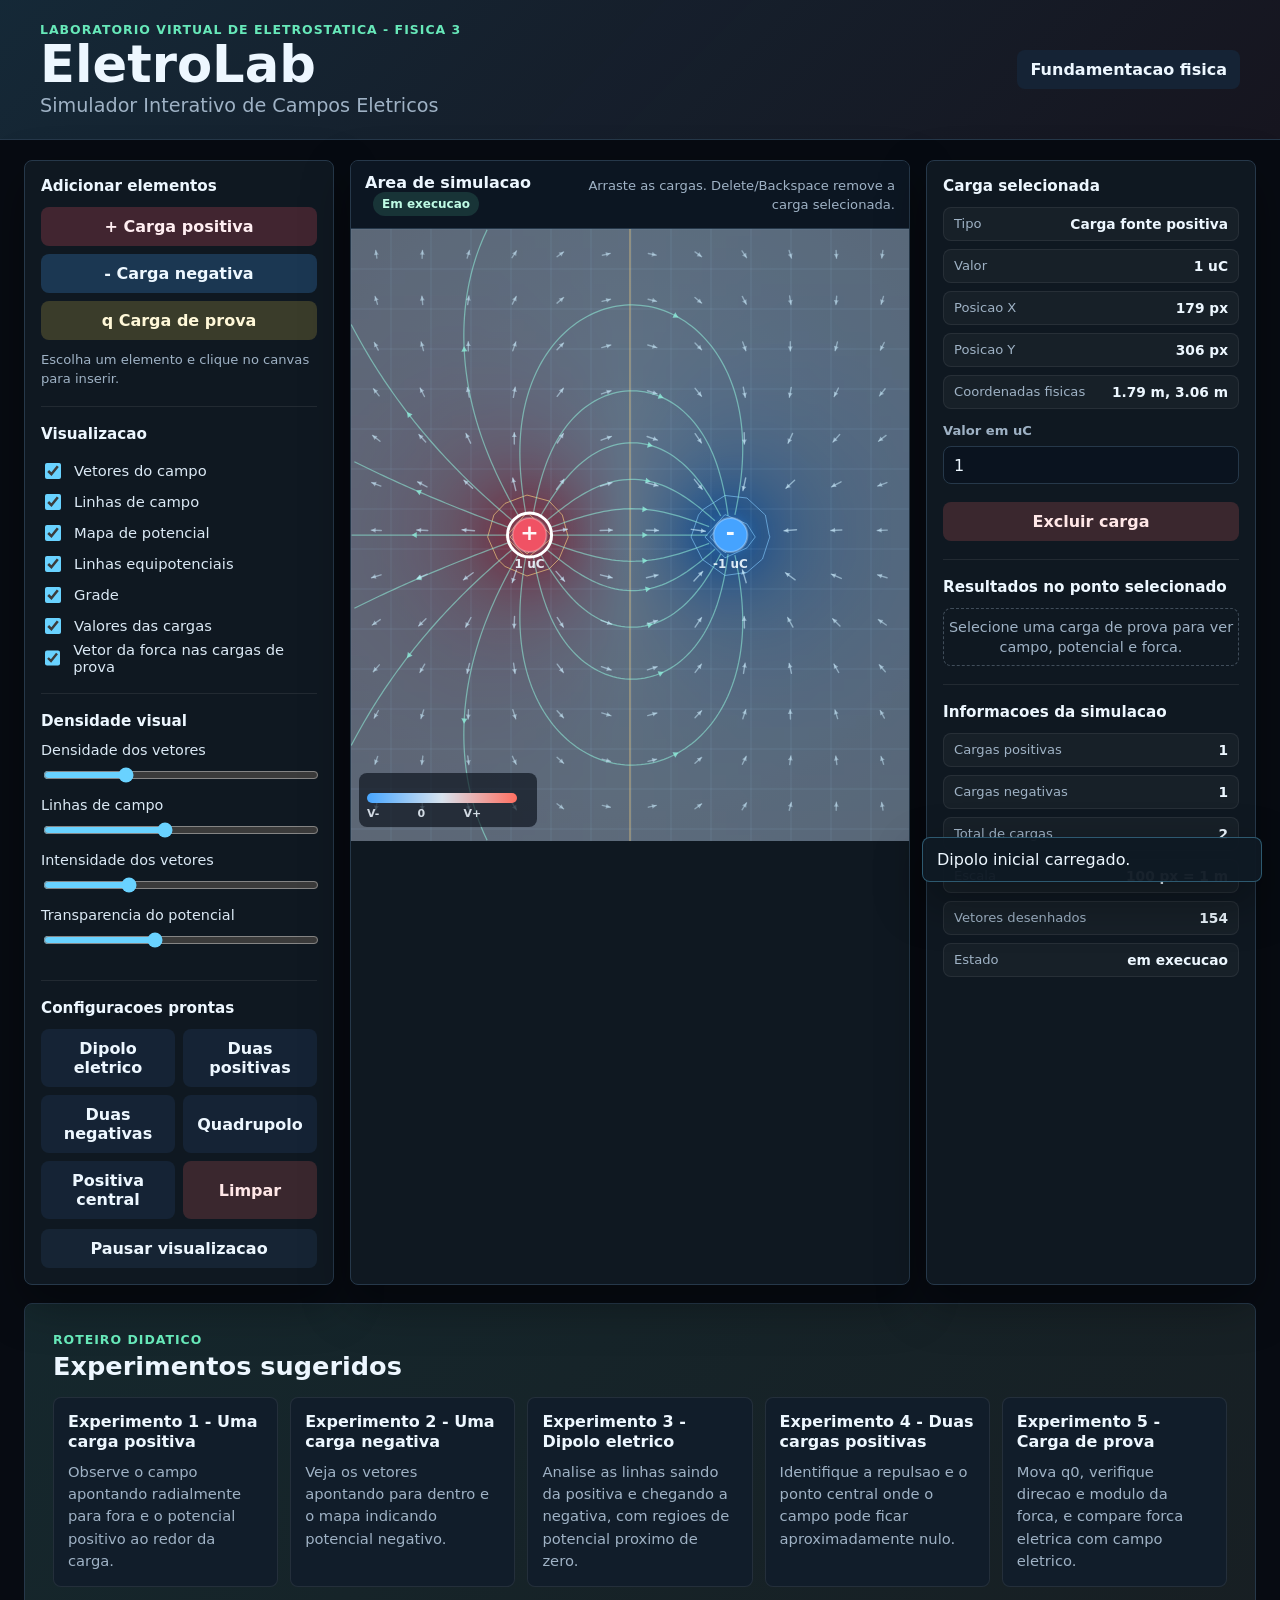
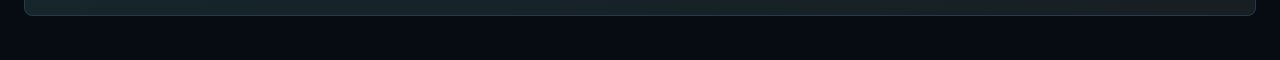
<file: index.html>
<!DOCTYPE html>
<html lang="pt-BR">
<head>
  <meta charset="UTF-8">
  <meta name="viewport" content="width=device-width, initial-scale=1.0">
  <meta http-equiv="refresh" content="0; url=eletrolab/">
  <title>EletroLab</title>
  <link rel="canonical" href="eletrolab/">
  <style>
    :root {
      color-scheme: dark;
      --background: #070b12;
      --surface: #101923;
      --primary: #69d2ff;
      --text: #edf7ff;
      --text-muted: #9fb2c5;
    }

    * {
      box-sizing: border-box;
    }

    body {
      min-height: 100vh;
      margin: 0;
      display: grid;
      place-items: center;
      padding: 24px;
      background: var(--background);
      color: var(--text);
      font-family: Inter, ui-sans-serif, system-ui, -apple-system, BlinkMacSystemFont, "Segoe UI", sans-serif;
    }

    main {
      max-width: 520px;
      border: 1px solid rgba(105, 210, 255, 0.2);
      border-radius: 8px;
      padding: 28px;
      background: var(--surface);
      text-align: center;
    }

    h1 {
      margin: 0 0 10px;
      font-size: 2.3rem;
      letter-spacing: 0;
    }

    p {
      margin: 0 0 18px;
      color: var(--text-muted);
      line-height: 1.5;
    }

    a {
      color: var(--primary);
      font-weight: 800;
    }
  </style>
</head>
<body>
  <main>
    <h1>EletroLab</h1>
    <p>Redirecionando para o simulador interativo de campos eletricos.</p>
    <a href="eletrolab/">Abrir simulador</a>
  </main>
  <script>
    window.location.replace("eletrolab/");
  </script>
</body>
</html>
</file>
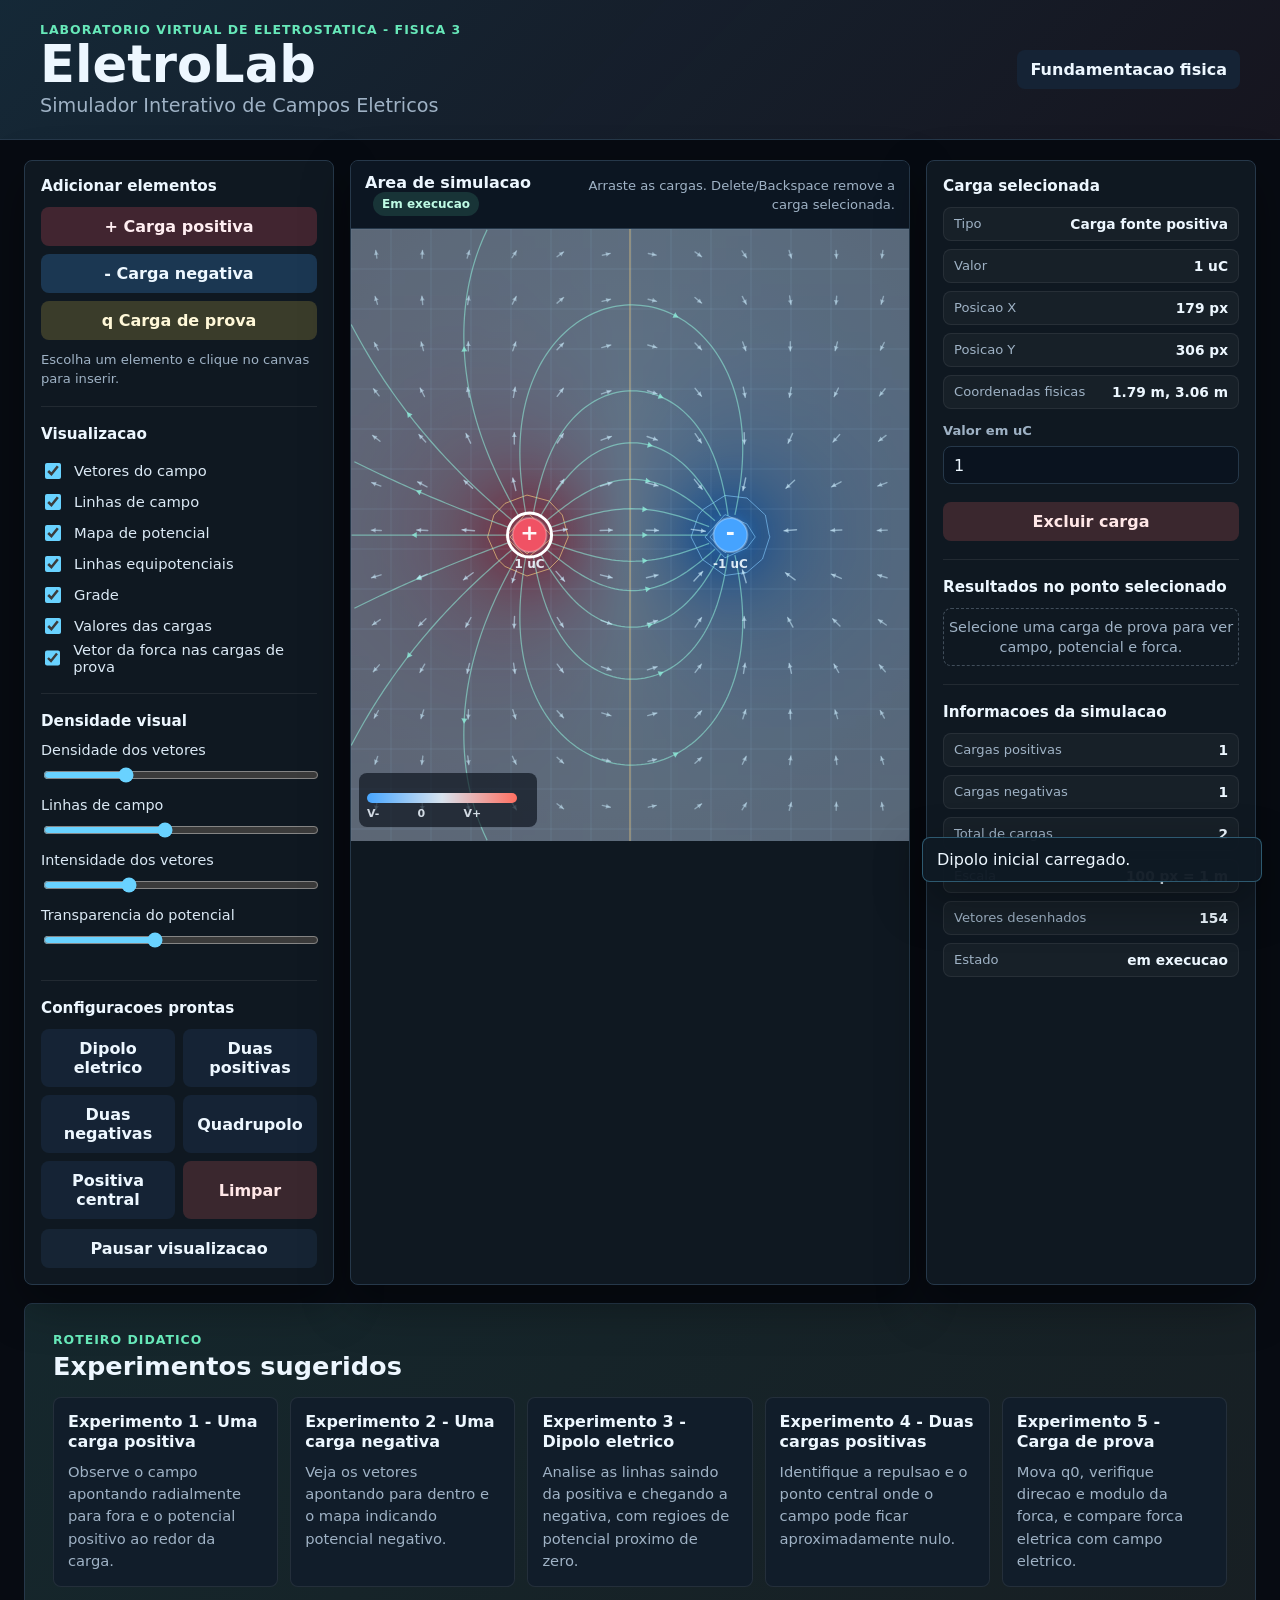
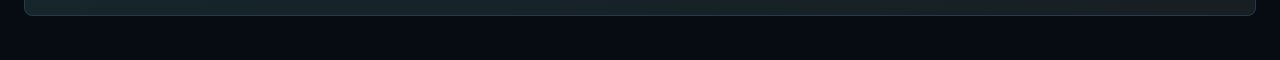
<file: eletrolab/index.html>
<!DOCTYPE html>
<html lang="pt-BR">
<head>
  <meta charset="UTF-8">
  <meta name="viewport" content="width=device-width, initial-scale=1.0">
  <title>EletroLab - Simulador Interativo de Campos Eletricos</title>
  <link rel="icon" href="assets/favicon.svg" type="image/svg+xml">
  <link rel="stylesheet" href="css/style.css">
</head>
<body>
  <header class="app-header">
    <div>
      <p class="eyebrow">Laboratorio virtual de eletrostatica - Fisica 3</p>
      <h1>EletroLab</h1>
      <p class="subtitle">Simulador Interativo de Campos Eletricos</p>
    </div>
    <button id="openPhysicsModal" class="button button-secondary" type="button" aria-label="Abrir fundamentacao fisica">
      Fundamentacao fisica
    </button>
  </header>

  <main>
    <section class="simulator-shell" aria-label="Laboratorio interativo">
      <aside class="panel controls-panel" aria-label="Controles da simulacao">
        <div class="panel-section">
          <h2>Adicionar elementos</h2>
          <div class="button-grid">
            <button class="button button-positive" data-add-mode="positive" type="button" aria-label="Adicionar carga positiva no proximo clique do canvas">+ Carga positiva</button>
            <button class="button button-negative" data-add-mode="negative" type="button" aria-label="Adicionar carga negativa no proximo clique do canvas">- Carga negativa</button>
            <button class="button button-test" data-add-mode="test" type="button" aria-label="Adicionar carga de prova no proximo clique do canvas">q Carga de prova</button>
          </div>
          <p id="insertModeHint" class="helper-text">Escolha um elemento e clique no canvas para inserir.</p>
        </div>

        <div class="panel-section">
          <h2>Visualizacao</h2>
          <label class="check-row"><input id="showFieldVectors" type="checkbox" checked> Vetores do campo</label>
          <label class="check-row"><input id="showFieldLines" type="checkbox" checked> Linhas de campo</label>
          <label class="check-row"><input id="showPotentialMap" type="checkbox" checked> Mapa de potencial</label>
          <label class="check-row"><input id="showEquipotentials" type="checkbox" checked> Linhas equipotenciais</label>
          <label class="check-row"><input id="showGrid" type="checkbox" checked> Grade</label>
          <label class="check-row"><input id="showChargeValues" type="checkbox" checked> Valores das cargas</label>
          <label class="check-row"><input id="showForceVector" type="checkbox" checked> Vetor da forca nas cargas de prova</label>
        </div>

        <div class="panel-section">
          <h2>Densidade visual</h2>
          <label class="range-row" for="vectorDensity">
            <span>Densidade dos vetores</span>
            <input id="vectorDensity" type="range" min="28" max="90" value="46" step="2">
          </label>
          <label class="range-row" for="fieldLineCount">
            <span>Linhas de campo</span>
            <input id="fieldLineCount" type="range" min="4" max="36" value="18" step="2">
          </label>
          <label class="range-row" for="vectorIntensity">
            <span>Intensidade dos vetores</span>
            <input id="vectorIntensity" type="range" min="0.5" max="2.5" value="1.1" step="0.1">
          </label>
          <label class="range-row" for="potentialAlpha">
            <span>Transparencia do potencial</span>
            <input id="potentialAlpha" type="range" min="0.1" max="0.85" value="0.42" step="0.05">
          </label>
        </div>

        <div class="panel-section">
          <h2>Configuracoes prontas</h2>
          <div class="preset-grid">
            <button class="button button-secondary" data-preset="dipole" type="button" aria-label="Carregar dipolo eletrico">Dipolo eletrico</button>
            <button class="button button-secondary" data-preset="twoPositive" type="button" aria-label="Carregar duas cargas positivas">Duas positivas</button>
            <button class="button button-secondary" data-preset="twoNegative" type="button" aria-label="Carregar duas cargas negativas">Duas negativas</button>
            <button class="button button-secondary" data-preset="quadrupole" type="button" aria-label="Carregar quadrupolo">Quadrupolo</button>
            <button class="button button-secondary" data-preset="centralPositive" type="button" aria-label="Carregar carga positiva central">Positiva central</button>
            <button id="clearSimulation" class="button button-danger" type="button" aria-label="Limpar toda a simulacao">Limpar</button>
          </div>
          <button id="togglePause" class="button button-wide" type="button" aria-label="Pausar ou continuar visualizacao">Pausar visualizacao</button>
        </div>
      </aside>

      <section class="canvas-column">
        <div class="canvas-toolbar">
          <div>
            <strong>Area de simulacao</strong>
            <span id="stateBadge" class="state-badge">Em execucao</span>
          </div>
          <span class="helper-text">Arraste as cargas. Delete/Backspace remove a carga selecionada.</span>
        </div>
        <div id="canvasWrap" class="canvas-wrap">
          <canvas id="simulationCanvas" aria-label="Canvas de simulacao de campo eletrico"></canvas>
        </div>
      </section>

      <aside class="panel info-panel" aria-label="Resultados e propriedades">
        <div class="panel-section">
          <h2>Carga selecionada</h2>
          <div id="selectedChargePanel" class="data-stack" aria-live="polite">
            <p class="empty-state">Nenhuma carga selecionada.</p>
          </div>
        </div>

        <div class="panel-section">
          <h2>Resultados no ponto selecionado</h2>
          <div id="resultsPanel" class="data-stack" aria-live="polite">
            <p class="empty-state">Selecione uma carga de prova para ver campo, potencial e forca.</p>
          </div>
        </div>

        <div class="panel-section">
          <h2>Informacoes da simulacao</h2>
          <div id="simulationInfoPanel" class="data-stack"></div>
        </div>
      </aside>
    </section>

    <section class="experiments-section" aria-labelledby="experimentsTitle">
      <div class="section-heading">
        <p class="eyebrow">Roteiro didatico</p>
        <h2 id="experimentsTitle">Experimentos sugeridos</h2>
      </div>
      <div class="experiment-grid">
        <article class="experiment-card">
          <h3>Experimento 1 - Uma carga positiva</h3>
          <p>Observe o campo apontando radialmente para fora e o potencial positivo ao redor da carga.</p>
        </article>
        <article class="experiment-card">
          <h3>Experimento 2 - Uma carga negativa</h3>
          <p>Veja os vetores apontando para dentro e o mapa indicando potencial negativo.</p>
        </article>
        <article class="experiment-card">
          <h3>Experimento 3 - Dipolo eletrico</h3>
          <p>Analise as linhas saindo da positiva e chegando a negativa, com regioes de potencial proximo de zero.</p>
        </article>
        <article class="experiment-card">
          <h3>Experimento 4 - Duas cargas positivas</h3>
          <p>Identifique a repulsao e o ponto central onde o campo pode ficar aproximadamente nulo.</p>
        </article>
        <article class="experiment-card">
          <h3>Experimento 5 - Carga de prova</h3>
          <p>Mova q0, verifique direcao e modulo da forca, e compare forca eletrica com campo eletrico.</p>
        </article>
      </div>
    </section>
  </main>

  <div id="physicsModal" class="modal" role="dialog" aria-modal="true" aria-labelledby="physicsModalTitle" hidden>
    <div class="modal-backdrop" data-close-modal></div>
    <div class="modal-card">
      <div class="modal-header">
        <h2 id="physicsModalTitle">Fundamentacao fisica</h2>
        <button class="icon-button" data-close-modal type="button" aria-label="Fechar fundamentacao fisica">x</button>
      </div>
      <div class="modal-content">
        <h3>Lei de Coulomb</h3>
        <p><code>F = k|q1q2|/r^2</code>. Cargas de mesmo sinal se repelem; cargas de sinais opostos se atraem.</p>
        <h3>Campo eletrico</h3>
        <p><code>E = F/q0</code> e, para uma carga puntiforme, <code>E = k|q|/r^2</code>. O campo sai de cargas positivas e entra em cargas negativas.</p>
        <h3>Superposicao</h3>
        <p>O campo resultante e a soma vetorial dos campos gerados por todas as cargas-fonte.</p>
        <h3>Potencial eletrico</h3>
        <p><code>V = kq/r</code>. O potencial e escalar: sinais positivos e negativos se somam algebricamente.</p>
        <h3>Forca sobre a carga de prova</h3>
        <p><code>F = q0E</code>. Uma carga de prova positiva sofre forca no sentido do campo; uma negativa sofre no sentido oposto.</p>
        <h3>Linhas de campo</h3>
        <p>Saem de cargas positivas, entram em negativas, nao se cruzam e ficam mais densas onde o campo e mais intenso.</p>
        <h3>Linhas equipotenciais</h3>
        <p>Representam pontos de mesmo potencial, sao aproximadamente perpendiculares as linhas de campo e indicam deslocamentos com trabalho eletrico nulo.</p>
      </div>
    </div>
  </div>

  <div id="toastRegion" class="toast-region" aria-live="polite" aria-atomic="true"></div>

  <script src="js/physics.js"></script>
  <script src="js/renderer.js"></script>
  <script src="js/ui.js"></script>
  <script src="js/app.js"></script>
</body>
</html>
</file>
<file: eletrolab/css/style.css>
:root {
  --background: #070b12;
  --surface: #101923;
  --surface-light: #162434;
  --primary: #69d2ff;
  --positive: #f05264;
  --negative: #45a3ff;
  --test-charge: #ffdd57;
  --text: #edf7ff;
  --text-muted: #9fb2c5;
  --border: #26384a;
  --success: #67e8b9;
  --danger: #ff6b6b;
  --shadow: 0 18px 48px rgba(0, 0, 0, 0.35);
}

* {
  box-sizing: border-box;
}

html {
  color-scheme: dark;
}

body {
  min-height: 100vh;
  margin: 0;
  background: var(--background);
  color: var(--text);
  font-family: Inter, ui-sans-serif, system-ui, -apple-system, BlinkMacSystemFont, "Segoe UI", sans-serif;
}

button,
input {
  font: inherit;
}

button,
input[type="checkbox"],
input[type="range"] {
  cursor: pointer;
}

button:focus-visible,
input:focus-visible {
  outline: 3px solid rgba(105, 210, 255, 0.55);
  outline-offset: 2px;
}

.app-header {
  display: flex;
  align-items: center;
  justify-content: space-between;
  gap: 24px;
  padding: 22px clamp(16px, 4vw, 40px);
  border-bottom: 1px solid var(--border);
  background:
    linear-gradient(135deg, rgba(105, 210, 255, 0.12), rgba(240, 82, 100, 0.06)),
    #09111b;
}

.app-header h1 {
  margin: 2px 0 4px;
  font-size: clamp(2rem, 4vw, 3.4rem);
  line-height: 1;
  letter-spacing: 0;
}

.subtitle {
  margin: 0;
  color: var(--text-muted);
  font-size: clamp(1rem, 2vw, 1.2rem);
}

.eyebrow {
  margin: 0;
  color: var(--success);
  font-size: 0.78rem;
  font-weight: 800;
  letter-spacing: 0.08em;
  text-transform: uppercase;
}

main {
  width: min(1800px, 100%);
  margin: 0 auto;
  padding: 20px clamp(12px, 2vw, 24px) 44px;
}

.simulator-shell {
  display: grid;
  grid-template-columns: minmax(260px, 310px) minmax(420px, 1fr) minmax(270px, 330px);
  gap: 16px;
  align-items: stretch;
}

.panel,
.canvas-column {
  border: 1px solid var(--border);
  border-radius: 8px;
  background: rgba(16, 25, 35, 0.94);
  box-shadow: var(--shadow);
}

.panel {
  padding: 16px;
}

.panel-section {
  padding: 0 0 18px;
  margin: 0 0 18px;
  border-bottom: 1px solid rgba(255, 255, 255, 0.08);
}

.panel-section:last-child {
  padding-bottom: 0;
  margin-bottom: 0;
  border-bottom: 0;
}

.panel-section h2 {
  margin: 0 0 12px;
  font-size: 0.95rem;
  letter-spacing: 0;
}

.button-grid,
.preset-grid {
  display: grid;
  gap: 8px;
}

.button-grid {
  grid-template-columns: 1fr;
}

.preset-grid {
  grid-template-columns: repeat(2, minmax(0, 1fr));
}

.button {
  min-height: 38px;
  border: 1px solid transparent;
  border-radius: 8px;
  padding: 9px 12px;
  background: var(--surface-light);
  color: var(--text);
  font-weight: 750;
  transition: transform 160ms ease, border-color 160ms ease, background 160ms ease;
}

.button:hover {
  transform: translateY(-1px);
  border-color: rgba(105, 210, 255, 0.45);
  background: #1d3144;
}

.button:active {
  transform: translateY(0);
}

.button.is-active {
  border-color: var(--primary);
  box-shadow: 0 0 0 3px rgba(105, 210, 255, 0.13);
}

.button-positive {
  background: rgba(240, 82, 100, 0.22);
  color: #ffeef1;
}

.button-negative {
  background: rgba(69, 163, 255, 0.22);
  color: #eef8ff;
}

.button-test {
  background: rgba(255, 221, 87, 0.18);
  color: #fff8d8;
}

.button-secondary {
  background: #152335;
}

.button-danger {
  background: rgba(255, 107, 107, 0.18);
  color: #ffe7e7;
}

.button-wide {
  width: 100%;
  margin-top: 10px;
}

.helper-text {
  margin: 10px 0 0;
  color: var(--text-muted);
  font-size: 0.82rem;
  line-height: 1.45;
}

.check-row {
  display: flex;
  align-items: center;
  gap: 10px;
  min-height: 31px;
  color: #dbe9f5;
  font-size: 0.92rem;
}

.check-row input {
  width: 16px;
  height: 16px;
  accent-color: var(--primary);
}

.range-row {
  display: grid;
  gap: 7px;
  margin-bottom: 12px;
  color: #dbe9f5;
  font-size: 0.9rem;
}

.range-row input {
  width: 100%;
  accent-color: var(--primary);
}

.canvas-column {
  min-width: 0;
  display: flex;
  flex-direction: column;
  overflow: hidden;
}

.canvas-toolbar {
  display: flex;
  align-items: center;
  justify-content: space-between;
  gap: 16px;
  padding: 12px 14px;
  border-bottom: 1px solid var(--border);
  background: #0c1622;
}

.canvas-toolbar .helper-text {
  margin: 0;
  text-align: right;
}

.state-badge {
  display: inline-flex;
  align-items: center;
  min-height: 24px;
  margin-left: 8px;
  border-radius: 999px;
  padding: 3px 9px;
  background: rgba(103, 232, 185, 0.14);
  color: #bffbe5;
  font-size: 0.75rem;
  font-weight: 800;
}

.state-badge.is-paused {
  background: rgba(255, 221, 87, 0.16);
  color: #fff0a3;
}

.canvas-wrap {
  min-height: 580px;
  height: clamp(520px, 68vh, 780px);
  position: relative;
}

#simulationCanvas {
  display: block;
  width: 100%;
  height: 100%;
  touch-action: none;
}

.data-stack {
  display: grid;
  gap: 8px;
}

.data-row {
  display: flex;
  align-items: flex-start;
  justify-content: space-between;
  gap: 12px;
  min-height: 32px;
  padding: 8px 10px;
  border: 1px solid rgba(255, 255, 255, 0.07);
  border-radius: 8px;
  background: rgba(255, 255, 255, 0.035);
}

.data-row span {
  color: var(--text-muted);
  font-size: 0.82rem;
}

.data-row strong {
  max-width: 58%;
  overflow-wrap: anywhere;
  text-align: right;
  font-size: 0.86rem;
}

.empty-state {
  min-height: 58px;
  margin: 0;
  display: grid;
  place-items: center;
  border: 1px dashed rgba(159, 178, 197, 0.35);
  border-radius: 8px;
  color: var(--text-muted);
  text-align: center;
  font-size: 0.9rem;
  line-height: 1.4;
}

.field-label {
  margin-top: 6px;
  color: var(--text-muted);
  font-size: 0.82rem;
  font-weight: 700;
}

.number-input {
  width: 100%;
  min-height: 38px;
  border: 1px solid var(--border);
  border-radius: 8px;
  padding: 8px 10px;
  background: #0a131f;
  color: var(--text);
}

.experiments-section {
  margin-top: 18px;
  padding: clamp(18px, 3vw, 28px);
  border: 1px solid var(--border);
  border-radius: 8px;
  background:
    linear-gradient(135deg, rgba(103, 232, 185, 0.08), rgba(255, 221, 87, 0.04)),
    rgba(16, 25, 35, 0.86);
}

.section-heading {
  margin-bottom: 16px;
}

.section-heading h2 {
  margin: 4px 0 0;
  font-size: clamp(1.4rem, 2vw, 2rem);
  letter-spacing: 0;
}

.experiment-grid {
  display: grid;
  grid-template-columns: repeat(5, minmax(0, 1fr));
  gap: 12px;
}

.experiment-card {
  min-height: 150px;
  border: 1px solid rgba(255, 255, 255, 0.08);
  border-radius: 8px;
  padding: 14px;
  background: #111d2a;
}

.experiment-card h3 {
  margin: 0 0 9px;
  font-size: 1rem;
  line-height: 1.25;
}

.experiment-card p {
  margin: 0;
  color: var(--text-muted);
  line-height: 1.5;
  font-size: 0.92rem;
}

.modal[hidden] {
  display: none;
}

.modal {
  position: fixed;
  inset: 0;
  z-index: 50;
  display: grid;
  place-items: center;
  padding: 18px;
}

.modal-backdrop {
  position: absolute;
  inset: 0;
  background: rgba(0, 0, 0, 0.72);
}

.modal-card {
  position: relative;
  width: min(760px, 100%);
  max-height: min(780px, 92vh);
  overflow: hidden;
  border: 1px solid var(--border);
  border-radius: 8px;
  background: #0f1924;
  box-shadow: var(--shadow);
}

.modal-header {
  display: flex;
  align-items: center;
  justify-content: space-between;
  gap: 16px;
  padding: 16px 18px;
  border-bottom: 1px solid var(--border);
}

.modal-header h2 {
  margin: 0;
  font-size: 1.2rem;
}

.icon-button {
  width: 34px;
  height: 34px;
  border: 1px solid var(--border);
  border-radius: 8px;
  background: #182739;
  color: var(--text);
  font-weight: 900;
}

.modal-content {
  max-height: calc(92vh - 72px);
  overflow-y: auto;
  padding: 18px;
}

.modal-content h3 {
  margin: 18px 0 6px;
  color: var(--primary);
  font-size: 1rem;
}

.modal-content h3:first-child {
  margin-top: 0;
}

.modal-content p {
  margin: 0;
  color: #dceaf6;
  line-height: 1.6;
}

.modal-content code {
  border-radius: 6px;
  padding: 2px 6px;
  background: #07111d;
  color: #fff0a3;
}

.toast-region {
  position: fixed;
  right: 18px;
  bottom: 18px;
  z-index: 60;
  display: grid;
  gap: 8px;
  width: min(340px, calc(100vw - 36px));
}

.toast {
  border: 1px solid rgba(105, 210, 255, 0.35);
  border-radius: 8px;
  padding: 12px 14px;
  background: rgba(15, 25, 36, 0.96);
  color: var(--text);
  box-shadow: var(--shadow);
  transition: opacity 220ms ease, transform 220ms ease;
}

.toast.is-hidden {
  opacity: 0;
  transform: translateY(8px);
}

@media (max-width: 1240px) {
  .simulator-shell {
    grid-template-columns: 280px minmax(400px, 1fr);
  }

  .info-panel {
    grid-column: 1 / -1;
  }

  .experiment-grid {
    grid-template-columns: repeat(3, minmax(0, 1fr));
  }
}

@media (max-width: 860px) {
  .app-header {
    align-items: flex-start;
    flex-direction: column;
  }

  .simulator-shell {
    grid-template-columns: 1fr;
  }

  .canvas-toolbar {
    align-items: flex-start;
    flex-direction: column;
  }

  .canvas-toolbar .helper-text {
    text-align: left;
  }

  .canvas-wrap {
    min-height: 460px;
    height: 58vh;
  }

  .experiment-grid {
    grid-template-columns: repeat(2, minmax(0, 1fr));
  }
}

@media (max-width: 560px) {
  main {
    padding-left: 10px;
    padding-right: 10px;
  }

  .panel,
  .experiments-section {
    padding: 12px;
  }

  .preset-grid {
    grid-template-columns: 1fr;
  }

  .canvas-wrap {
    min-height: 390px;
    height: 54vh;
  }

  .data-row {
    display: grid;
    gap: 4px;
  }

  .data-row strong {
    max-width: 100%;
    text-align: left;
  }

  .experiment-grid {
    grid-template-columns: 1fr;
  }
}
</file>
